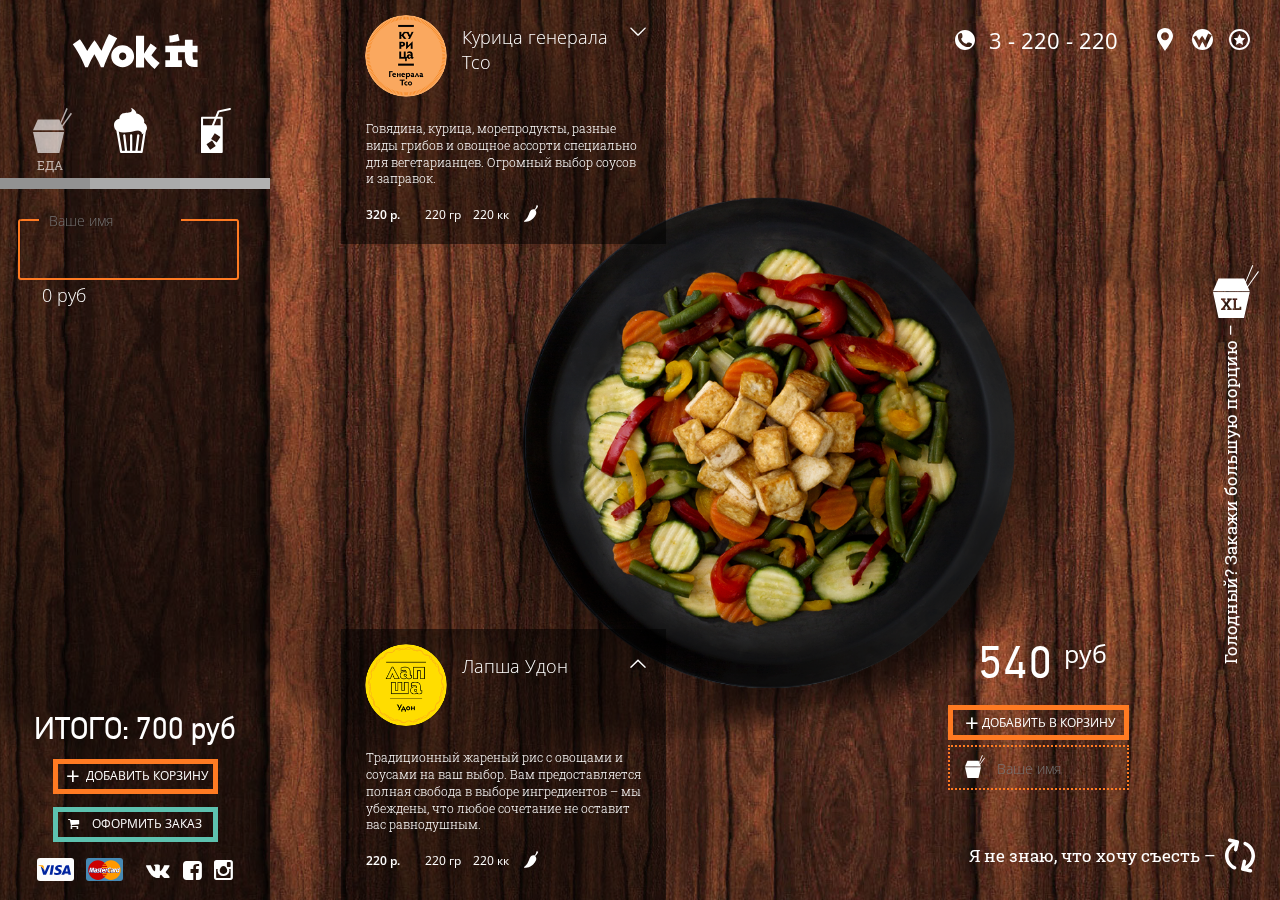
<file: index.html>
<!DOCTYPE html>
<!--[if lt IE 7]>      <html class="no-js lt-ie9 lt-ie8 lt-ie7"> <![endif]-->
<!--[if IE 7]>         <html class="no-js lt-ie9 lt-ie8"> <![endif]-->
<!--[if IE 8]>         <html class="no-js lt-ie9"> <![endif]-->
<!--[if gt IE 8]><!--> <html class="no-js"> <!--<![endif]-->
    <head>
        <meta charset="utf-8">
        <meta http-equiv="X-UA-Compatible" content="IE=edge">
        <title></title>
        <meta name="description" content="">
        <meta name="viewport" content="width=device-width, initial-scale=1, minimal-ui">

        <link href='http://fonts.googleapis.com/css?family=Open+Sans:100,400,600,700,300&subset=latin,cyrillic-ext,cyrillic' rel='stylesheet' type='text/css'>
        <link href='http://fonts.googleapis.com/css?family=Roboto+Slab:400,300,700&subset=latin,cyrillic,cyrillic-ext' rel='stylesheet' type='text/css'>

        <link rel="stylesheet" href="css/normalize.css">
        <link rel="stylesheet" href="css/font-awesome.min.css">
        <link rel="stylesheet" href="css/main.css">
        <script src="js/vendor/modernizr-2.6.2.min.js"></script>
    </head>
    <body>
        <!-- <div class="touchtest" style="background:#fff; width: 100px; height:100px; color: #000; font-size: 18px; position: fixed;
        z-index: 999;"><span class="b"></span><span class="n"></span></div> -->
        <!--[if lt IE 7]>
            <p class="browsehappy">You are using an <strong>outdated</strong> browser. Please <a href="http://browsehappy.com/">upgrade your browser</a> to improve your experience.</p>
        <![endif]-->

        <div class="wrapper main-wrapper">
            <aside>
                <h1>
                    <span class="logo">Wok it</span>
                </h1>
                <ul class="prod-type">
                    <li class="prod-item food active">
                        <a href="index.html"><span>Еда</span></a>
                    <li class="prod-item desert">
                        <a href="#"><span>Десерт</span></a>
                    <li class="prod-item drinks">
                        <a href="drink.html"><span>Напитки</span></a>
                </ul>
                <div class="prod-select">
                    <div class="prod-select-part part-3"></div><!--
                 --><div class="prod-select-part part-2"></div><!--
                 --><div class="prod-select-part part-1"></div>
                </div>
                <div class="mobile-switch">Выбор блюд</div>
                <div class="cart-win">
                    <div class="mobile-ordername">Ваш заказ: <span class="mob-price">0</span> руб</div>
                    <div class="ord-scroll"></div>
                    <div class="orders-win">
                        <dl class="orders-ul">
                            <dt class="orders-li" data-name="" data-id="1">
                                <div class="name">
                                    <input class="name-input" maxlength="15" type="text" placeholder="Ваше имя">
                                    <div class="ur-order">Ваш заказ</div>
                                </div>
                                
                                <div class="left-line"></div>
                                <div class="right-line"></div>
                                <dl class="order-prods">
                                </dl>
                            </dt>
                            <dd class="orders-price">
                                <span>0</span> руб
                            </dd>
                            <!--<dt class="orders-li" data-name="" data-id="2">
                                <div class="name">
                                    <div class="left-line"></div>
                                    <input class="name-input" type="text" placeholder="Ваше имя">
                                </div>
                                <div class="right-line"></div>
                                <dl class="order-prods">
                                </dl>
                            </dt>
                            <dd class="orders-price">
                                <span>0</span> руб
                            </dd>-->
                        </dl>
                    </div>
                </div>
                <div class="aside-bottom">
                    <div class="orders-total">
                        <span class="uppercase">Итого:</span> <strong class="final-price">700</strong> руб
                    </div>
                    <div class="aside-btns">
                        <button class="add-to-cart"><i class="_plus"></i> Добавить корзину</button>   
                        <button class="make-order pop-btn" data-id="order"><span class="fa fa-shopping-cart"></span> Оформить заказ</button>
                    </div>                    
                    <ul class="footer-links">
                        <li><a href="#" class="visa"></a>
                        <li><a href="#" class="mcard"></a>
                        <li><a href="#" class="fa fa-vk"></a>
                        <li><a href="#" class="fa fa-facebook-square"></a>
                        <li><a href="#" class="fa fa-instagram"></a>
                    </ul>
                </div>
            </aside>
            <main>
                <div class="select-block select-add">
                    <a href="#" class="select-arrow"></a>
                    <div class="prd-window">
                        <div class="prd-inside">
                            <div class="product-item" data-img="chiken" data-id="2">
                                <div class="select-img">
                                    <img src="img/products/pre-1.png">
                                </div>
                                <div class="select-title clearfix">
                                    <span class="item-name">Курица генерала Тсо</span>
                                    <div class="weight-info"><span class="price"><span class="price-num">320</span> р.</span><span>220 гр</span><i class="spice"></i></div>
                                </div>
                                <div class="hidden info-toselect">
                                    <div class="select-info">
                                        Говядина, курица, морепродукты, разные виды грибов и овощное ассорти специально для вегетарианцев. Огромный выбор соусов и заправок. 
                                    </div>
                                    <div class="weight-info">
                                        <span class="price">320 р.</span><span>220 гр</span><span>220 кк</span>
                                        <i class="spice"></i>
                                    </div>
                                </div>
                            </div>
                            <div class="product-item" data-img="sample" data-id="2">
                                <div class="select-img">
                                    <img src="img/products/pre-2.png">
                                </div>
                                <div class="select-title clearfix">
                                    <span class="item-name">Курица в апельсиновом соусе</span>
                                    <div class="weight-info"><span class="price"><span class="price-num">420</span> р.</span><span>220 гр</span><i class="spice"></i></div>
                                </div>
                                <div class="hidden info-toselect">
                                    <div class="select-info">
                                        Классическая японская пшеничная лапша с яйцом и зеленью – отличный вариант для легкого обеда, пользующееся огромной популярностью у азиатской молодежи. 
                                    </div>
                                    <div class="weight-info">
                                        <span class="price">420 р.</span><span>220 гр</span><span>220 кк</span>
                                        <i class="spice"></i>
                                    </div>
                                </div>
                            </div>
                            <div class="product-item" data-img="chiken" data-id="2">
                                <div class="select-img">
                                    <img src="img/products/pre-13.png">
                                </div>
                                <div class="select-title clearfix">
                                    <span class="item-name">Курица Кунг-Пао</span>
                                    <div class="weight-info"><span class="price"><span class="price-num">420</span> р.</span><span>220 гр</span><i class="spice"></i></div>
                                </div>
                                <div class="hidden info-toselect">
                                    <div class="select-info">
                                        Легендарный мисо-суп из водорослей с острым соусом и кунжутом насыщен витаминами и легок. Он идеально подойдет динамичным и легким на подъем людям.
                                    </div>
                                    <div class="weight-info">
                                        <span class="price">420 р.</span><span>220 гр</span><span>220 кк</span>
                                        <i class="spice"></i>
                                    </div>
                                </div>
                            </div>
                            <div class="product-item" data-img="sample" data-id="2">
                                <div class="select-img">
                                    <img src="img/products/pre-3.png">
                                </div>
                                <div class="select-title clearfix">
                                    <span class="item-name">Курица с ананасами и кешью</span>
                                    <div class="weight-info"><span class="price"><span class="price-num">220</span> р.</span><span>220 гр</span><i class="spice"></i></div>
                                </div>
                                <div class="hidden info-toselect">
                                    <div class="select-info">
                                        Говядина, курица, морепродукты, разные виды грибов и овощное ассорти специально для вегетарианцев. Огромный выбор соусов и заправок. 
                                    </div>
                                    <div class="weight-info">
                                        <span class="price">220 р.</span><span>220 гр</span><span>220 кк</span>
                                        <i class="spice"></i>
                                    </div>
                                </div>
                            </div>
                            <div class="product-item" data-img="chiken" data-id="2">
                                <div class="select-img">
                                    <img src="img/products/pre-4.png">
                                </div>
                                <div class="select-title clearfix">
                                    <span class="item-name">Тофу жаренный</span>
                                    <div class="weight-info"><span class="price"><span class="price-num">520</span> р.</span><span>220 гр</span><i class="spice"></i></div>
                                </div>
                                <div class="hidden info-toselect">
                                    <div class="select-info">
                                        Классическая японская пшеничная лапша с яйцом и зеленью – отличный вариант для легкого обеда, пользующееся огромной популярностью у азиатской молодежи. 
                                    </div>
                                    <div class="weight-info">
                                        <span class="price">520 р.</span><span>220 гр</span><span>220 кк</span>
                                        <i class="spice"></i>
                                    </div>
                                </div>
                            </div>
                            <div class="product-item" data-img="sample" data-id="3">
                                <div class="select-img">
                                    <img src="img/products/pre-5.png">
                                </div>
                                <div class="select-title clearfix">
                                    <span class="item-name">Говядина по-пекински</span>
                                    <div class="weight-info"><span class="price"><span class="price-num">620</span> р.</span><span>220 гр</span><i class="spice"></i></div>
                                </div>
                                <div class="hidden info-toselect">
                                    <div class="select-info">
                                        Легендарный мисо-суп из водорослей с острым соусом и кунжутом насыщен витаминами и легок. Он идеально подойдет динамичным и легким на подъем людям.
                                    </div>
                                    <div class="weight-info">
                                        <span class="price">620 р.</span><span>220 гр</span><span>220 кк</span>
                                        <i class="spice"></i>
                                    </div>
                                </div>
                            </div>
                            <div class="product-item" data-img="chiken" data-id="3">
                                <div class="select-img">
                                    <img src="img/products/pre-6.png">
                                </div>
                                <div class="select-title clearfix">
                                    <span class="item-name">Говядина с брокколи</span>
                                    <div class="weight-info"><span class="price"><span class="price-num">620</span> р.</span><span>220 гр</span><i class="spice"></i></div>
                                </div>
                                <div class="hidden info-toselect">
                                    <div class="select-info">
                                        Говядина, курица, морепродукты, разные виды грибов и овощное ассорти специально для вегетарианцев. Огромный выбор соусов и заправок. 
                                    </div>
                                    <div class="weight-info">
                                        <span class="price">620 р.</span><span>220 гр</span><span>220 кк</span>
                                        <i class="spice"></i>
                                    </div>
                                </div>
                            </div>
                            <div class="product-item" data-img="sample" data-id="3">
                                <div class="select-img">
                                    <img src="img/products/pre-7.png">
                                </div>
                                <div class="select-title clearfix">
                                    <span class="item-name">Креветки по-сычуански</span>
                                    <div class="weight-info"><span class="price"><span class="price-num">620</span> р.</span><span>220 гр</span><i class="spice"></i></div>
                                </div>
                                <div class="hidden info-toselect">
                                    <div class="select-info">
                                        Классическая японская пшеничная лапша с яйцом и зеленью – отличный вариант для легкого обеда, пользующееся огромной популярностью у азиатской молодежи. 
                                    </div>
                                    <div class="weight-info">
                                        <span class="price">620 р.</span><span>220 гр</span><span>220 кк</span>
                                        <i class="spice"></i>
                                    </div>
                                </div>
                            </div>
                        </div>
                    </div>
                    <div class="product-info"></div>
                </div>
                <div class="select-block select-main">
                    <a href="#" class="select-arrow arrow-top"></a>
                    <div class="prd-window">
                        <div class="prd-inside">
                            <div class="product-item" data-img="sample" data-price="30" data-id="1">
                                <div class="select-img">
                                    <img src="img/products/pre-8.png">
                                </div>
                                <div class="select-title clearfix">
                                    <span class="item-name">Белый рис</span>
                                    <div class="weight-info"><span class="price"><span class="price-num">220</span> р.</span><span>220 гр</span><i class="spice"></i></div>
                                </div>
                                <div class="hidden info-toselect">
                                    <div class="select-info">
                                        Традиционный жареный рис с овощами и соусами на ваш выбор. Вам предоставляется полная свобода в выборе ингредиентов – мы убеждены, что любое сочетание не оставит вас равнодушным.
                                    </div>
                                    <div class="weight-info">
                                        <span class="price">220 р.</span><span>220 гр</span><span>220 кк</span>
                                        <i class="spice"></i>
                                    </div>
                                </div>
                            </div>
                            <div class="product-item" data-img="rise" data-price="30" data-id="1">
                                <div class="select-img">
                                    <img src="img/products/pre-9.png">
                                </div>
                                <div class="select-title clearfix">
                                    <span class="item-name">Жарренный рис с овощами</span>
                                    <div class="weight-info"><span class="price"><span class="price-num">220</span> р.</span><span>220 гр</span><i class="spice"></i></div>
                                </div>
                                <div class="hidden info-toselect">
                                    <div class="select-info">
                                        Традиционный жареный рис с овощами и соусами на ваш выбор. Вам предоставляется полная свобода в выборе ингредиентов – мы убеждены, что любое сочетание не оставит вас равнодушным.
                                    </div>
                                    <div class="weight-info">
                                        <span class="price">220 р.</span><span>220 гр</span><span>220 кк</span>
                                        <i class="spice"></i>
                                    </div>
                                </div>
                            </div>
                            <div class="product-item" data-img="sample" data-price="30" data-id="1">
                                <div class="select-img">
                                    <img src="img/products/pre-10.png">
                                </div>
                                <div class="select-title clearfix">
                                    <span class="item-name">Овощи Wok</span>
                                    <div class="weight-info"><span class="price"><span class="price-num">220</span> р.</span><span>220 гр</span><i class="spice"></i></div>
                                </div>
                                <div class="hidden info-toselect">
                                    <div class="select-info">
                                         Традиционный жареный рис с овощами и соусами на ваш выбор. Вам предоставляется полная свобода в выборе ингредиентов – мы убеждены, что любое сочетание не оставит вас равнодушным.
                                    </div>
                                    <div class="weight-info">
                                        <span class="price">220 р.</span><span>220 гр</span><span>220 кк</span>
                                        <i class="spice"></i>
                                    </div>
                                </div>
                            </div>
                            <div class="product-item" data-img="rise" data-price="30" data-id="1">
                                <div class="select-img">
                                    <img src="img/products/pre-11.png">
                                </div>
                                <div class="select-title clearfix">
                                        <span class="item-name">Лапша Лоу Мэйн</span>
                                    <div class="weight-info"><span class="price"><span class="price-num">220</span> р.</span><span>220 гр</span><i class="spice"></i></div>
                                </div>
                                <div class="hidden info-toselect">
                                    <div class="select-info">
                                         Традиционный жареный рис с овощами и соусами на ваш выбор. Вам предоставляется полная свобода в выборе ингредиентов – мы убеждены, что любое сочетание не оставит вас равнодушным.
                                    </div>
                                    <div class="weight-info">
                                        <span class="price">220 р.</span><span>220 гр</span><span>220 кк</span>
                                        <i class="spice"></i>
                                    </div>
                                </div>
                            </div>
                            <div class="product-item" data-img="sample" data-price="30" data-id="1">
                                <div class="select-img">
                                    <img src="img/products/pre-12.png">
                                </div>
                                <div class="select-title clearfix">
                                        <span class="item-name">Лапша Удон</span>
                                    <div class="weight-info"><span class="price"><span class="price-num">220</span> р.</span><span>220 гр</span><i class="spice"></i></div>
                                </div>
                                <div class="hidden info-toselect">
                                    <div class="select-info">
                                         Традиционный жареный рис с овощами и соусами на ваш выбор. Вам предоставляется полная свобода в выборе ингредиентов – мы убеждены, что любое сочетание не оставит вас равнодушным.
                                    </div>
                                    <div class="weight-info">
                                        <span class="price">220 р.</span><span>220 гр</span><span>220 кк</span>
                                        <i class="spice"></i>
                                    </div>
                                </div>
                            </div>
                        </div>
                    </div>
                    <div class="product-info">
                    </div>
                </div>
                <div class="buy-block">
                    <div class="price"><span class="price-num"></span><span class="price-m">руб</span></div>
                    <button class="add-to-cart"><i class="_plus"></i>Добавить в корзину</button>
                    <div class="mobile-switch">Ваш заказ</div>
                    <div class="cart-names">
                        <a href="#" class="cart-name active" data-id="1"><input type="text" maxlength="15" placeholder="Ваше имя" class="cname-input"></a>
                    </div>
                </div>
                <div class="product">
                    <div class="product-in" ></div>
                </div>
                <div class="phone-block">
                    <a href="tel:+78633220220" class="phone">3 - 220 - 220</a>
                    <span class="phone-icons"><a href="map.html" class="ph-map"></a><a href="about.html" class="ph-wok"></a><a href="actions.html" class="ph-star"></a></span>
                </div>
                <div class="autoselect">Я не знаю, что хочу съесть – <a href="#" class="autos-icon"></a></div>
                <div class="double-port"><span>Голодный? Закажи большую порцию –</span> <a href="#" class="doublep-icon"></a></div>
                <!-- <div class="social">
                    <a href="#" class="fa fa-vk"></a>
                    <a href="#" class="fa fa-facebook-square"></a>
                    <a href="#" class="fa fa-instagram"></a>
                </div> -->
            </main>
            <section class="overlay p_order" data-id="order">                <div class="black-screen"></div>
                <div class="ord-block">
                    <div class="ord-title">
                        <a href="#" data-block="ord-cont" class="ord-tit-block active">Контакты</a>
                        <a href="#" data-block="ord-pay" class="ord-tit-block">Оплата</a>
                        <a href="#" class="ord-cross pop-close" data-id="order"><i class="cross"></i></a>
                    </div>
                    <form method="POST" class="validate">
                        <div class="ord-body ord-cont active">
                            <div class="inp-row">
                                <div class="inp-div l inp-req">
                                    <div class="inp-place">Телефон (+7 909 1234567) *</div><input type="text" class="order-inp" name="phone">
                                </div>
                            </div>
                            <div class="inp-row">
                                <div class="inp-div m code-elem inp-req">
                                    <div class="inp-place">Код *</div><input type="text" class="order-inp">
                                </div>
                                <a href="#" class="sms-pass">Получить одноразовый sms-пароль</a>
                            </div>
                            <div class="inp-row">
                                <div class="inp-div l inp-req">
                                    <div class="inp-place">Имя *</div><input type="text" class="order-inp" name="name">
                                </div>
                            </div>
                            <div class="inp-row">
                                <div class="inp-div l inp-req">
                                    <div class="inp-place">Улица *</div><input type="text" class="order-inp">
                                </div>
                                <div class="inp-div m inp-req">
                                    <div class="inp-place">Дом *</div><input type="text" class="order-inp">
                                </div>
                            </div>
                            <div class="inp-row">
                                <div class="inp-div m">
                                    <div class="inp-place">Корпус</div><input type="text" class="order-inp">
                                </div>
                                <div class="inp-div m">
                                    <div class="inp-place">Подьезд</div><input type="text" class="order-inp">
                                </div>
                                <div class="inp-div m">
                                    <div class="inp-place">Этаж</div><input type="text" class="order-inp">
                                </div>
                            </div>
                            <div class="inp-row">
                                <div class="inp-div l inp-req">
                                    <div class="inp-place">Квартира/офис *</div><input type="text" class="order-inp">
                                </div>
                                <div class="inp-div m">
                                    <div class="inp-place">Код двери</div><input type="text" class="order-inp">
                                </div>
                            </div>
                            <div class="inp-row textarea">
                                <div class="inp-div">
                                    <div class="inp-place">Комментарий</div><textarea class="order-inp"></textarea>
                                </div>
                            </div>
                            <div class="agree">
                                <label for="policy"><i class="checkbox js-check"><i class="checkbox-line"></i></i>Согласен с условиями <a href="#" class="offer-link">оферты</a> *</label>
                                <input class="js-check" type="checkbox" id="policy" name="policy">
                                <span class="required">* — поля обязательные для заполнения</span>
                            </div>
                            <button class="ord-next" data-block="ord-pay">Продолжить</a>
                        
                        </div>
                        <div class="ord-body ord-pay">
                            <div class="pay-row clearfix">
                                <label for="cash">
                                    <div class="pay-i">
                                        <i class="pay-cash"></i>
                                    </div>
                                    <div class="fl-l">
                                        <i class="radio js-radio checked"></i>
                                        <input class="js-radio" type="radio" id="cash" name="pay-type" checked="checked">
                                    </div>
                                    <div class="pay-text">
                                        <span class="pay-title">Оплата наличными курьеру</span>
                                        <span class="pay-info">Приготовьте мне сдачу с </span>
                                        <span class="pay-cash-am"><input type="text">руб.</span>
                                    </div>
                                </label>
                            </div>
                            <div class="pay-row clearfix">
                                <label for="card">
                                    <div class="pay-i">
                                        <i class="pay-card"></i>
                                    </div>
                                    <div class="fl-l">
                                        <i class="radio js-radio"></i>
                                        <input class="js-radio" type="radio" id="card" name="pay-type">
                                    </div>
                                    <div class="pay-text">
                                        <span class="pay-title">Оплата банковскими картами</span>
                                        <span class="pay-info">Мы принимаем Visa и MasterCard</span>
                                    </div>
                                </label>
                            </div>
                            <button class="ord-next" data-step="3">Оформить заказ</a>
                        </div>
                    </form>
                </div>
            </section>
            <section class="overlay p_ordered" data-id="ordered">
                <div class="black-screen"></div>
                <div class="ordered">
                    <i class="orded-bike"></i>
                    <div class="orded-title">Заказ успешно оформлен</div>
                    <div class="orded-text">Доставим ваш заказ в течении 1 часа</div>
                    <div class="orded-time">59:06</div>
                    <a href="#" class="orded-close pop-close" data-id="ordered">закрыть окно</a>
                </div>
            </section>
            <section class="overlay p_order-error" data-id="order-error">
                <div class="black-screen"></div>
                <div class="ordered">
                    <i class="orded-error"></i>
                    <div class="orded-title">Произошла ошибка</div>
                    <div class="orded-text">Оплата не проведена. Попробуйте повторить попытку позже.</div>
                    <div class="orded-text">Если проблема возникнет снова — свяжитесь пожалуйста с нами  по телефону 248-51-85</div>
                    <a href="#" class="orded-close pop-close" data-id="order-error">закрыть окно</a>
                </div>
            </section>
            <section class="overlay p_order-closed" data-id="order-closed">
                <div class="black-screen"></div>
                <div class="ordered">
                    <i class="orded-closed"></i>
                    <div class="orded-title">Ограниченный режим работы</div>
                    <div class="orded-text">Режим работы на майские праздники: 8-11 мая — выходные дни. С 12 мая доставка работает в обычном режиме.</div>
                    <a href="#" class="orded-close pop-close" data-id="order-closed">закрыть окно</a>
                </div>
            </section>            
            <section class="overlay p_tips" data-id="tips">
                <div class="black-screen"></div>
                <div class="main-image">
                    <img src="img/main/help/bg.jpg" alt="">
                    <div class="tip tip-1">
                        <div class="tip-cont">
                            Основные блюда, напитки,<br>
                            десерты
                        </div>
                    </div>
                    <div class="tip tip-6">
                        <div class="tip-cont">
                            Отдельные корзины<br>
                            для каждого клиента
                        </div>
                    </div>
                    <div class="tip tip-3">
                        <div class="tip-cont">
                            Выберите основное блюдо
                        </div>
                    </div>
                    <div class="tip tip-2">
                        <div class="tip-cont">
                            Выберите гарнир
                        </div>
                    </div>
                    <div class="tip tip-5">
                        <div class="tip-cont">
                            Добавьте блюдо в<br>
                            корзину
                        </div>
                    </div>
                    <div class="tip tip-8">
                        <div class="tip-cont">
                            Зона доставки
                        </div>
                    </div>
                    <div class="tip tip-4">
                        <div class="tip-cont">
                            Увеличьте порцию
                        </div>
                    </div>
                <!--
                    <div class="tip tip-8">
                        <div class="tip-cont">
                            Выбери за меня
                        </div>
                    </div>
                 -->
                    <div class="tip tip-7">
                        <div class="tip-cont">
                            Нажмите два раза<br>
                            для добавления в<br>
                            корзину
                        </div>
                    </div>
                    <div class="tip tip-9">
                        <div class="tip-cont">
                            Оформите заказ
                        </div>
                    </div>
                </div>
            </section>
        </div>

        <script src="//ajax.googleapis.com/ajax/libs/jquery/1.10.2/jquery.min.js"></script>
        <script>window.jQuery || document.write('<script src="js/vendor/jquery-1.10.2.min.js"><\/script>')</script>
        <script src="js/vendor/jquery.mask.min.js"></script>
        <script src="js/main.js"></script>
        <script>
            SelBox.init(true);
        </script>

    </body>
</html>
</file>
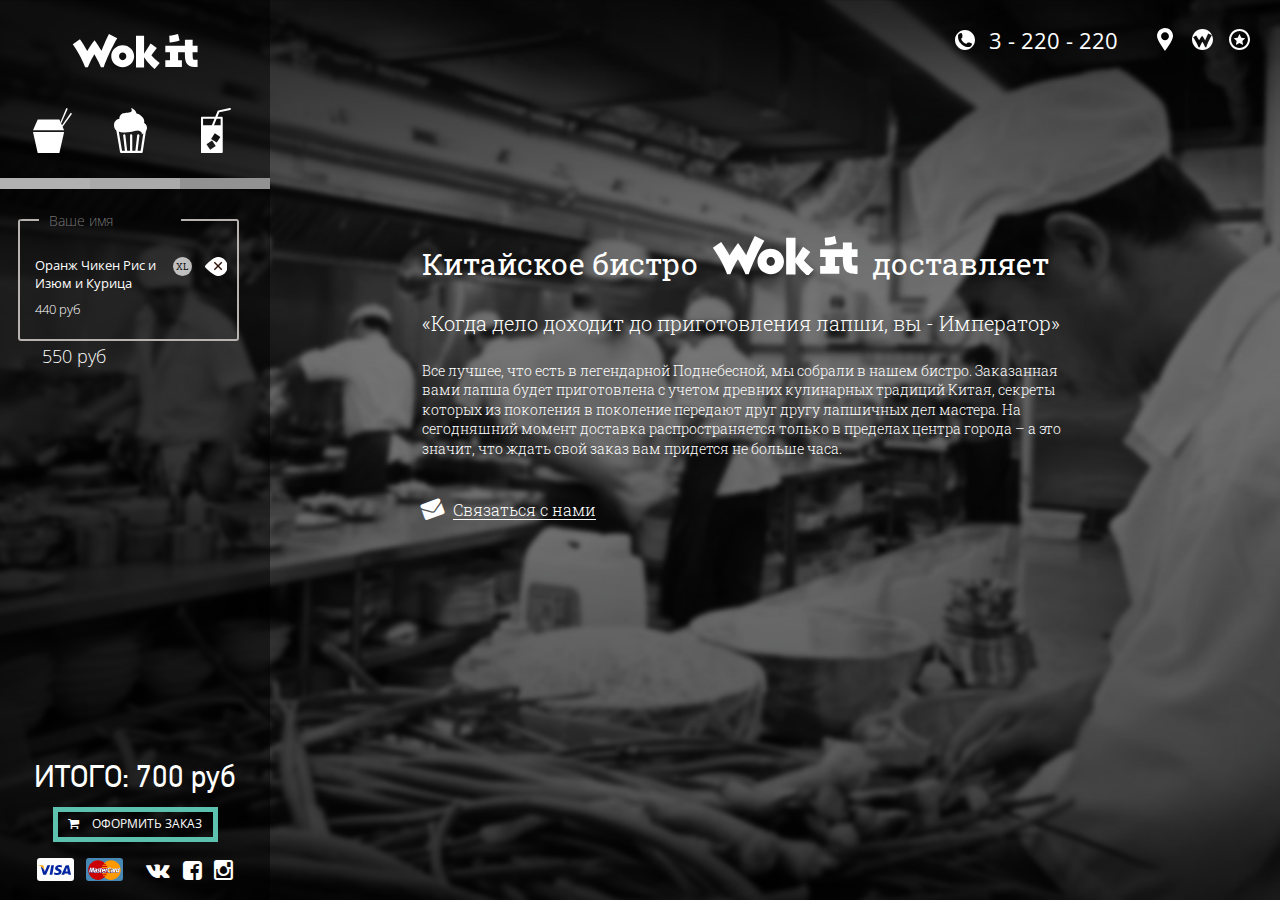
<file: about.html>
<!DOCTYPE html>
<!--[if lt IE 7]>      <html class="no-js lt-ie9 lt-ie8 lt-ie7"> <![endif]-->
<!--[if IE 7]>         <html class="no-js lt-ie9 lt-ie8"> <![endif]-->
<!--[if IE 8]>         <html class="no-js lt-ie9"> <![endif]-->
<!--[if gt IE 8]><!--> <html class="no-js"> <!--<![endif]-->
    <head>
        <meta charset="utf-8">
        <meta http-equiv="X-UA-Compatible" content="IE=edge">
        <title></title>
        <meta name="description" content="">
        <meta name="viewport" content="width=device-width, initial-scale=1, minimal-ui">

        <link href='http://fonts.googleapis.com/css?family=Open+Sans:400,600,700,300&subset=latin,cyrillic-ext,cyrillic' rel='stylesheet' type='text/css'>
        <link href='http://fonts.googleapis.com/css?family=Roboto+Slab:400,300,700&subset=latin,cyrillic,cyrillic-ext' rel='stylesheet' type='text/css'>

        <link rel="stylesheet" href="css/normalize.css">
        <link rel="stylesheet" href="css/font-awesome.min.css">
        <link rel="stylesheet" href="css/main.css">
        <script src="js/vendor/modernizr-2.6.2.min.js"></script>
    </head>
    <body>
        <!--[if lt IE 7]>
            <p class="browsehappy">You are using an <strong>outdated</strong> browser. Please <a href="http://browsehappy.com/">upgrade your browser</a> to improve your experience.</p>
        <![endif]-->

        <div class="wrapper review-wrapper">                
            <aside>
                <h1>
                    <a href="index.html" class="logo">Wok it</a>
                </h1>
                <ul class="prod-type">
                    <li class="prod-item food">
                        <a href="index.html"><span>Еда</span></a>
                    <li class="prod-item desert">
                        <a href="#"><span>Десерт</span></a>
                    <li class="prod-item drinks">
                        <a href="drink.html"><span>Напитки</span></a>
                </ul>
                <div class="prod-select">
                    <div class="prod-select-part part-1"></div><!--
                 --><div class="prod-select-part part-2"></div><!--
                 --><div class="prod-select-part part-3"></div>
                </div>
                <div class="cart-win">
                    <div class="mobile-ordername">Ваш заказ: <span>2000 руб</span></div>
                    <div class="ord-scroll"></div>
                    <div class="orders-win">
                        <dl class="orders-ul">
                            <dt class="orders-li" data-name="" data-id="1">
                                <div class="name">
                                    <input class="name-input" maxlength="15" type="text" placeholder="Ваше имя">
                                    <div class="ur-order">Ваш заказ</div>
                                </div>
                                
                                    <div class="left-line"></div>
                                <div class="right-line"></div>
                                <dl class="order-prods">
                                    <dt class="one-item" data-id="3">Оранж Чикен Рис и Изюм и Курица<i class="xl-port"></i><div class="prods-cross"></div></dt>
                                        <dd>440 руб</dd>
                                </dl>
                            </dt>
                            <dd class="orders-price">
                                <span>550</span> руб
                            </dd>
                            <!--<dt class="orders-li" data-name="" data-id="2">
                                <div class="name">
                                    <div class="left-line"></div>
                                    <input class="name-input" type="text" placeholder="Ваше имя">
                                </div>
                                <div class="right-line"></div>
                                <dl class="order-prods">
                                </dl>
                            </dt>
                            <dd class="orders-price">
                                <span>0</span> руб
                            </dd>-->
                        </dl>
                    </div>
                </div>
                <div class="aside-bottom">
                    <div class="orders-total">
                        <span class="uppercase">Итого:</span> <strong class="final-price">700</strong> руб
                    </div>
                    <div class="aside-btns">  
                        <button class="make-order pop-btn" data-id="order"><span class="fa fa-shopping-cart"></span> Оформить заказ</button>
                        <div class="mobile-switch"><span class="fa fa-angle-double-up"></span></div>
                    </div>                    
                    <ul class="footer-links">
                        <li><a href="#" class="visa"></a>
                        <li><a href="#" class="mcard"></a>
                        <li><a href="#" class="fa fa-vk"></a>
                        <li><a href="#" class="fa fa-facebook-square"></a>
                        <li><a href="#" class="fa fa-instagram"></a>
                    </ul>
                </div>
            </aside>
            <main>
                <div class="review-cont">
                    <h2>Китайское бистро <div class="logo"></div> доставляет</h2>
                    <blockquote>«Когда дело доходит до приготовления лапши, вы - Император»</blockquote>
                    <div class="review-desc">
                        Все лучшее, что есть в легендарной Поднебесной, мы собрали в нашем бистро.
                        Заказанная вами лапша будет приготовлена с учетом древних кулинарных традиций Китая, секреты которых из поколения в поколение передают друг другу лапшичных дел мастера.
                        На сегодняшний момент доставка распространяется только в пределах центра
                        города – а это значит, что ждать свой заказ вам придется не больше часа.
                    </div>
                    <a class="write-us" href="mailto:#"><span class="fa fa-envelope"></span> <span class="text">Связаться с нами</span></a>
                </div>
                <div class="phone-block">
                    <a href="tel:+78633220220" class="phone">3 - 220 - 220</a>
                    <span class="phone-icons"><a href="map.html" class="ph-map"></a><a href="about.html" class="ph-wok"></a><a href="actions.html" class="ph-star"></a></span>
                </div>
            </main>
        </div>

        <script src="//ajax.googleapis.com/ajax/libs/jquery/1.10.2/jquery.min.js"></script>
        <script>window.jQuery || document.write('<script src="js/vendor/jquery-1.10.2.min.js"><\/script>')</script>
        <script src="js/main.js"></script>

    </body>
</html>
</file>
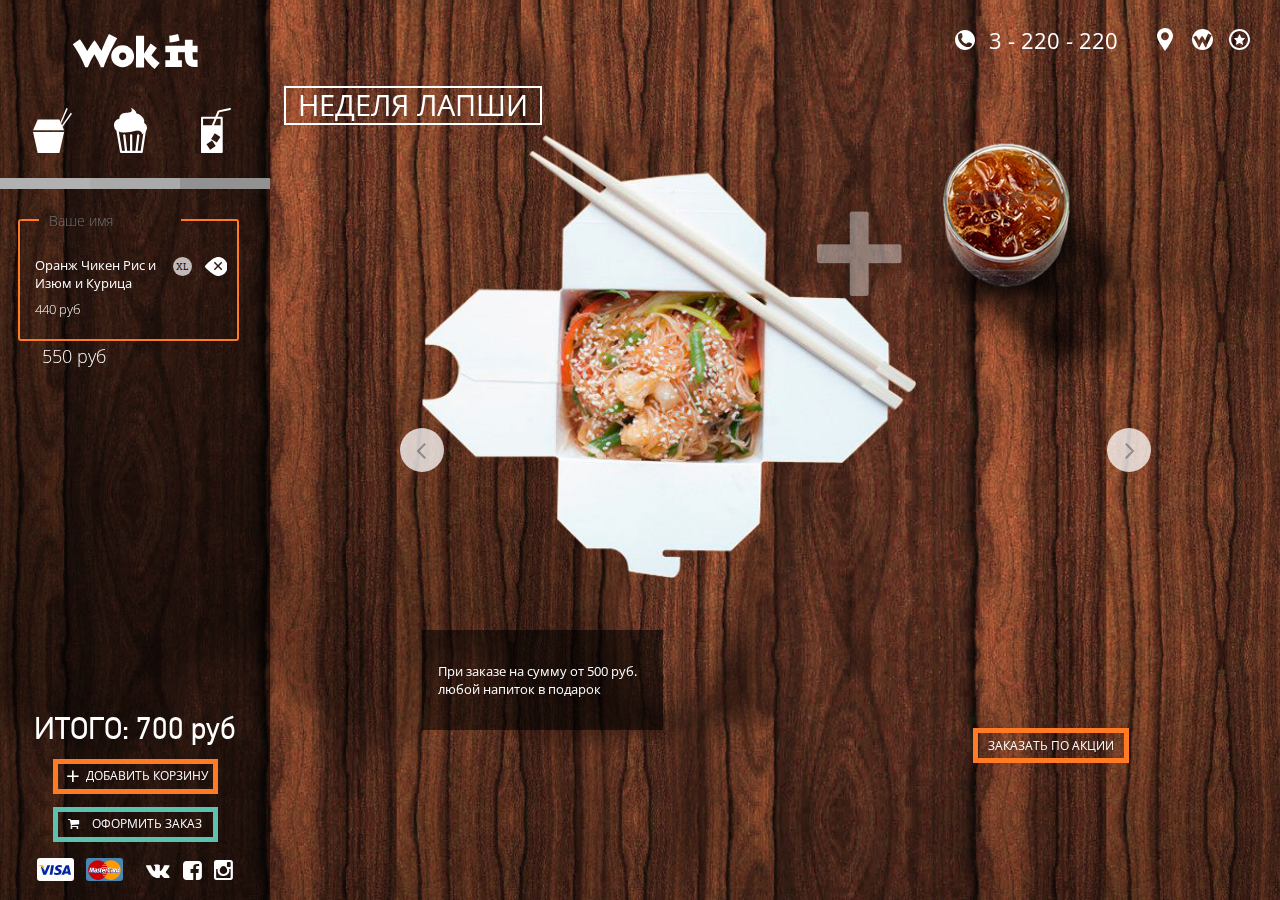
<file: actions.html>
<!DOCTYPE html>
<!--[if lt IE 7]>      <html class="no-js lt-ie9 lt-ie8 lt-ie7"> <![endif]-->
<!--[if IE 7]>         <html class="no-js lt-ie9 lt-ie8"> <![endif]-->
<!--[if IE 8]>         <html class="no-js lt-ie9"> <![endif]-->
<!--[if gt IE 8]><!--> <html class="no-js"> <!--<![endif]-->
    <head>
        <meta charset="utf-8">
        <meta http-equiv="X-UA-Compatible" content="IE=edge">
        <title></title>
        <meta name="description" content="">
        <meta name="viewport" content="width=device-width, initial-scale=1, minimal-ui">

        <link href='http://fonts.googleapis.com/css?family=Open+Sans:400,600,700,300&subset=latin,cyrillic-ext,cyrillic' rel='stylesheet' type='text/css'>
        <link href='http://fonts.googleapis.com/css?family=Roboto+Slab:400,300,700&subset=latin,cyrillic,cyrillic-ext' rel='stylesheet' type='text/css'>

        <link rel="stylesheet" href="css/normalize.css">
        <link rel="stylesheet" href="css/font-awesome.min.css">
        <link rel="stylesheet" href="css/main.css">
        <script src="js/vendor/modernizr-2.6.2.min.js"></script>
    </head>
    <body>
        <!--[if lt IE 7]>
            <p class="browsehappy">You are using an <strong>outdated</strong> browser. Please <a href="http://browsehappy.com/">upgrade your browser</a> to improve your experience.</p>
        <![endif]-->

        <div class="wrapper main-wrapper actions-wrapper">
            <aside>
                <h1>
                    <a href="index.html" class="logo">Wok it</a>
                </h1>
                <ul class="prod-type">
                    <li class="prod-item food">
                        <a href="index.html"><span>Еда</span></a>
                    <li class="prod-item desert">
                        <a href="#"><span>Десерт</span></a>
                    <li class="prod-item drinks">
                        <a href="drink.html"><span>Напитки</span></a>
                </ul>
                <div class="prod-select">
                    <div class="prod-select-part part-1"></div><!--
                 --><div class="prod-select-part part-2"></div><!--
                 --><div class="prod-select-part part-3"></div>
                </div>
                <div class="cart-win">
                    <div class="mobile-ordername">Ваш заказ: <span>2000 руб</span></div>
                    <div class="ord-scroll"></div>
                    <div class="orders-win">
                        <dl class="orders-ul">
                            <dt class="orders-li" data-name="" data-id="1">
                                <div class="name">
                                    <input class="name-input" maxlength="15" type="text" placeholder="Ваше имя">
                                    <div class="ur-order">Ваш заказ</div>
                                </div>
                                
                                    <div class="left-line"></div>
                                <div class="right-line"></div>
                                <dl class="order-prods">
                                    <dt class="one-item" data-id="3">Оранж Чикен Рис и Изюм и Курица<i class="xl-port"></i><div class="prods-cross"></div></dt>
                                        <dd>440 руб</dd>
                                </dl>
                            </dt>
                            <dd class="orders-price">
                                <span>550</span> руб
                            </dd>
                            <!--<dt class="orders-li" data-name="" data-id="2">
                                <div class="name">
                                    <div class="left-line"></div>
                                    <input class="name-input" type="text" placeholder="Ваше имя">
                                </div>
                                <div class="right-line"></div>
                                <dl class="order-prods">
                                </dl>
                            </dt>
                            <dd class="orders-price">
                                <span>0</span> руб
                            </dd>-->
                        </dl>
                    </div>
                </div>
                <div class="aside-bottom">
                    <div class="orders-total">
                        <span class="uppercase">Итого:</span> <strong class="final-price">700</strong> руб
                    </div>
                    <div class="aside-btns">
                        <button class="add-to-cart"><i class="_plus"></i> Добавить корзину</button>   
                        <button class="make-order pop-btn" data-id="order"><span class="fa fa-shopping-cart"></span> Оформить заказ</button>
                        <div class="mobile-switch"><span class="fa fa-angle-double-up"></span></div>
                    </div>                    
                    <ul class="footer-links">
                        <li><a href="#" class="visa"></a>
                        <li><a href="#" class="mcard"></a>
                        <li><a href="#" class="fa fa-vk"></a>
                        <li><a href="#" class="fa fa-facebook-square"></a>
                        <li><a href="#" class="fa fa-instagram"></a>
                    </ul>
                </div>
            </aside>
            <main>
                <header>
                    <div class="season">
                        Неделя лапши
                    </div>
                    <div class="season">
                        Неделя dobra
                    </div>
                </header>
                <div class="phone-block">
                    <a href="tel:+78633220220" class="phone">3 - 220 - 220</a>
                    <span class="phone-icons"><a href="map.html" class="ph-map"></a><a href="map.html" class="ph-wok"></a><a href="about.html" class="ph-star"></a></span>
                </div>
                <div class="actions-desc">
                    <div class="terms">
                        При заказе  на  сумму от 500 руб.
                        любой напиток в подарок
                    </div>
                    <div class="terms">
                        Купи купи
                    </div>
                    <a href="" class="act-btn btn">Заказать по акции</a>
                </div>  
                <div class="carousel">
                    <ul class="list-unstyled">
                        <li class="ac-slide">
                            <div class="act-text">При заказе  на  сумму от 500 руб.
                        любой напиток в подарок</div>
                            <div class="primary-food">
                                <img src="img/actions/01.png" alt="">
                            </div>
                            <div class="secondary-food">
                                <img src="img/actions/bonus/01.png" alt="">
                            </div>
                        </li>
                        <li class="ac-slide">
                            <div class="act-text">Купи купи</div>
                            <div class="primary-food">
                                <img src="img/actions/bonus/01.png" alt="">
                            </div>
                            <div class="secondary-food">
                                <img src="img/actions/01.png" alt="">
                            </div>
                        </li>
                    </ul>                    
                    <a href="#" class="control-prev"><i class="fa fa-angle-left"></i></a>
                    <a href="#" class="control-next"><i class="fa fa-angle-right"></i></a>
                </div>              
            </main>
            <section class="overlay p_order" data-id="order">                <div class="black-screen"></div>
                <div class="ord-block">
                    <div class="ord-title">
                        <a href="#" data-block="ord-cont" class="ord-tit-block active">Контактная информация</a>
                        <a href="#" data-block="ord-pay" class="ord-tit-block">Оплата</a>
                        <a href="#" class="ord-cross pop-close" data-id="order"><i class="cross"></i></a>
                    </div>
                    <form method="POST" class="validate">
                        <div class="ord-body ord-cont active">
                            <div class="inp-row">
                                <div class="inp-div l inp-req">
                                    <div class="inp-place">Телефон *</div><input type="text" class="order-inp">
                                </div>
                            </div>
                            <div class="inp-row">
                                <div class="inp-div m inp-req">
                                    <div class="inp-place">Код *</div><input type="text" class="order-inp">
                                </div>
                                <a href="#" class="sms-pass">Получить одноразовый sms-пароль</a>
                            </div>
                            <div class="inp-row">
                                <div class="inp-div l inp-req">
                                    <div class="inp-place">Имя *</div><input type="text" class="order-inp">
                                </div>
                            </div>
                            <div class="inp-row">
                                <div class="inp-div l inp-req">
                                    <div class="inp-place">Улица *</div><input type="text" class="order-inp">
                                </div>
                                <div class="inp-div m inp-req">
                                    <div class="inp-place">Дом *</div><input type="text" class="order-inp">
                                </div>
                            </div>
                            <div class="inp-row">
                                <div class="inp-div m">
                                    <div class="inp-place">Корпус</div><input type="text" class="order-inp">
                                </div>
                                <div class="inp-div m">
                                    <div class="inp-place">Подьезд</div><input type="text" class="order-inp">
                                </div>
                                <div class="inp-div m">
                                    <div class="inp-place">Этаж</div><input type="text" class="order-inp">
                                </div>
                            </div>
                            <div class="inp-row">
                                <div class="inp-div l inp-req">
                                    <div class="inp-place">Квартира/офис *</div><input type="text" class="order-inp">
                                </div>
                                <div class="inp-div m">
                                    <div class="inp-place">Код двери</div><input type="text" class="order-inp">
                                </div>
                            </div>
                            <div class="inp-row textarea">
                                <div class="inp-div">
                                    <div class="inp-place">Комментарий</div><textarea class="order-inp"></textarea>
                                </div>
                            </div>
                            <div class="agree">
                                <label for="policy"><i class="checkbox js-check checked"></i>Согласен с условиями <a href="#" class="offer-link">оферты</a> *</label>
                                <input class="js-check" type="checkbox" id="policy" name="policy" checked="checked">
                                <span class="required">* — поля обязательные для заполнения</span>
                            </div>
                            <button class="ord-next" data-block="ord-pay">Продолжить</a>
                        
                        </div>
                        <div class="ord-body ord-pay">
                            <div class="pay-row clearfix">
                                <label for="cash">
                                    <div class="pay-i">
                                        <i class="pay-cash"></i>
                                    </div>
                                    <div class="fl-l">
                                        <i class="radio js-radio checked"></i>
                                        <input class="js-radio" type="radio" id="cash" name="pay-type" checked="checked">
                                    </div>
                                    <div class="pay-text">
                                        <span class="pay-title">Оплата наличными курьеру</span>
                                        <span class="pay-cash-am"><input type="text">руб.</span>
                                        <span class="pay-info">Укажите купюру для размена</span>
                                    </div>
                                </label>
                            </div>
                            <div class="pay-row clearfix">
                                <label for="card">
                                    <div class="pay-i">
                                        <i class="pay-card"></i>
                                    </div>
                                    <div class="fl-l">
                                        <i class="radio js-radio"></i>
                                        <input class="js-radio" type="radio" id="card" name="pay-type">
                                    </div>
                                    <div class="pay-text">
                                        <span class="pay-title">Оплата банковскими картами</span>
                                        <span class="pay-info">Мы принимаем Visa и MasterCard</span>
                                    </div>
                                </label>
                            </div>
                            <button class="ord-next" data-step="3">Оформить заказ</a>
                        </div>
                    </form>
                </div>
            </section>
            <section class="overlay p_ordered" data-id="ordered">
                <div class="black-screen"></div>
                <div class="ordered">
                    <i class="orded-bike"></i>
                    <div class="orded-title">Заказ успешно оформлен</div>
                    <div class="orded-text">Доставим ваш заказ в течении 1 часа</div>
                    <div class="orded-time">59:06</div>
                    <a href="#" class="orded-close pop-close" data-id="ordered">закрыть окно</a>
                </div>
            </section>
            <section class="overlay p_order-error" data-id="order-error">
                <div class="black-screen"></div>
                <div class="ordered">
                    <i class="orded-error"></i>
                    <div class="orded-title">Произошла ошибка</div>
                    <div class="orded-text">Оплата не проведена. Попробуйте повторить попытку позже.</div>
                    <div class="orded-text">Если проблема возникнет снова — свяжитесь пожалуйста с нами  по телефону 248-51-85</div>
                    <a href="#" class="orded-close pop-close" data-id="order-error">закрыть окно</a>
                </div>
            </section>
            <section class="overlay p_order-closed" data-id="order-closed">
                <div class="black-screen"></div>
                <div class="ordered">
                    <i class="orded-closed"></i>
                    <div class="orded-title">Ограниченный режим работы</div>
                    <div class="orded-text">Режим работы на майские праздники: 8-11 мая — выходные дни. С 12 мая доставка работает в обычном режиме.</div>
                    <a href="#" class="orded-close pop-close" data-id="order-closed">закрыть окно</a>
                </div>
            </section>
        </div>

        <script src="//ajax.googleapis.com/ajax/libs/jquery/1.10.2/jquery.min.js"></script>
        <script>window.jQuery || document.write('<script src="js/vendor/jquery-1.10.2.min.js"><\/script>')</script>
        <script src="js/main.js"></script>
        <script src="js/actions.js"></script>
        <script>
            SelBox.init(true);
        </script>

    </body>
</html>
</file>
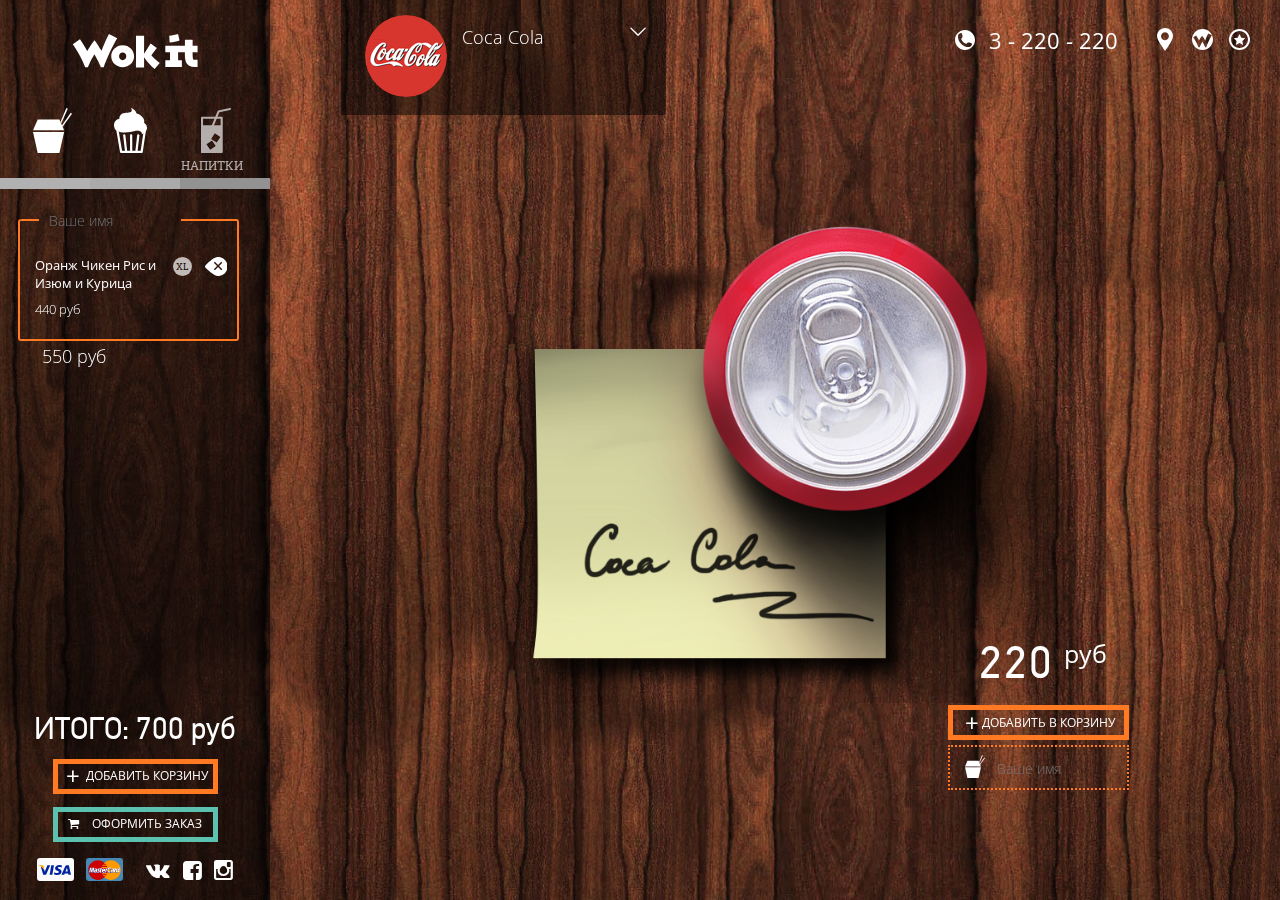
<file: drink.html>
<!DOCTYPE html>
<!--[if lt IE 7]>      <html class="no-js lt-ie9 lt-ie8 lt-ie7"> <![endif]-->
<!--[if IE 7]>         <html class="no-js lt-ie9 lt-ie8"> <![endif]-->
<!--[if IE 8]>         <html class="no-js lt-ie9"> <![endif]-->
<!--[if gt IE 8]><!--> <html class="no-js"> <!--<![endif]-->
    <head>
        <meta charset="utf-8">
        <meta http-equiv="X-UA-Compatible" content="IE=edge">
        <title></title>
        <meta name="description" content="">
        <meta name="viewport" content="width=device-width, initial-scale=1, minimal-ui">

        <link href='http://fonts.googleapis.com/css?family=Open+Sans:400,600,700,300&subset=latin,cyrillic-ext,cyrillic' rel='stylesheet' type='text/css'>
        <link href='http://fonts.googleapis.com/css?family=Roboto+Slab:400,300,700&subset=latin,cyrillic,cyrillic-ext' rel='stylesheet' type='text/css'>

        <link rel="stylesheet" href="css/normalize.css">
        <link rel="stylesheet" href="css/font-awesome.min.css">
        <link rel="stylesheet" href="css/main.css">
        <script src="js/vendor/modernizr-2.6.2.min.js"></script>
    </head>
    <body>
        <!--[if lt IE 7]>
            <p class="browsehappy">You are using an <strong>outdated</strong> browser. Please <a href="http://browsehappy.com/">upgrade your browser</a> to improve your experience.</p>
        <![endif]-->

        <div class="wrapper main-wrapper">
            <aside>
                <h1>
                    <a href="index.html" class="logo">Wok it</a>
                </h1>
                <ul class="prod-type">
                    <li class="prod-item food">
                        <a href="index.html"><span>Еда</span></a>
                    <li class="prod-item desert">
                        <a href="#"><span>Десерт</span></a>
                    <li class="prod-item drinks active">
                        <a href="drink.html"><span>Напитки</span></a>
                </ul>
                <div class="prod-select">
                    <div class="prod-select-part part-1"></div><!--
                 --><div class="prod-select-part part-2"></div><!--
                 --><div class="prod-select-part part-3"></div>
                </div>
                <div class="mobile-switch">Выбор блюд</div>
                <div class="cart-win">
                    <div class="mobile-ordername">Ваш заказ: <span class="mob-price">0</span> руб</div>
                    <div class="ord-scroll"></div>
                    <div class="orders-win">
                        <dl class="orders-ul">
                            <dt class="orders-li" data-name="" data-id="1">
                                <div class="name">
                                    <input class="name-input" maxlength="15" type="text" placeholder="Ваше имя">
                                    <div class="ur-order">Ваш заказ</div>
                                </div>
                                
                                    <div class="left-line"></div>
                                <div class="right-line"></div>
                                <dl class="order-prods">
                                    <dt class="one-item" data-id="3">Оранж Чикен Рис и Изюм и Курица<i class="xl-port"></i><div class="prods-cross"></div></dt>
                                        <dd>440 руб</dd>
                                </dl>
                            </dt>
                            <dd class="orders-price">
                                <span>550</span> руб
                            </dd>
                            <!--<dt class="orders-li" data-name="" data-id="2">
                                <div class="name">
                                    <div class="left-line"></div>
                                    <input class="name-input" type="text" placeholder="Ваше имя">
                                </div>
                                <div class="right-line"></div>
                                <dl class="order-prods">
                                </dl>
                            </dt>
                            <dd class="orders-price">
                                <span>0</span> руб
                            </dd>-->
                        </dl>
                    </div>
                </div>
                <div class="aside-bottom">
                    <div class="orders-total">
                        <span class="uppercase">Итого:</span> <strong class="final-price">700</strong> руб
                    </div>
                    <div class="aside-btns">
                        <button class="add-to-cart"><i class="_plus"></i> Добавить корзину</button>   
                        <button class="make-order pop-btn" data-id="order"><span class="fa fa-shopping-cart"></span> Оформить заказ</button>
                    </div>                    
                    <ul class="footer-links">
                        <li><a href="#" class="visa"></a>
                        <li><a href="#" class="mcard"></a>
                        <li><a href="#" class="fa fa-vk"></a>
                        <li><a href="#" class="fa fa-facebook-square"></a>
                        <li><a href="#" class="fa fa-instagram"></a>
                    </ul>
                </div>
            </aside>
            <main>
                <div class="select-block select-add select-drink">
                    <a href="#" class="select-arrow arrow-down"></a>
                    <div class="prd-window">
                        <div class="prd-inside">
                            <div class="product-item" data-img="cocacola_big" data-id="1">
                                <div class="select-img">
                                    <img src="img/products/cocacola.png">
                                </div>
                                <div class="select-title clearfix">
                                    <span class="item-name">Coca Cola</span>
                                    <div class="weight-info"><span class="price"><span class="price-num">220</span> р.</span><span>220 гр</span><i class="spice"></i></div>
                                </div>
                            </div>
                            <div class="product-item" data-img="cocacola_big" data-id="2">
                                <div class="select-img">
                                    <img src="img/products/cocacola.png">
                                </div>
                                <div class="select-title clearfix">
                                    <span class="item-name">Sprite</span>
                                    <div class="weight-info"><span class="price"><span class="price-num">620</span> р.</span><span>220 гр</span><i class="spice"></i></div>
                                </div>
                            </div>
                        </div>
                    </div>
                </div>
                <div class="buy-block">
                    <div class="price"><span class="price-num"></span><span class="price-m">руб</span></div>
                    <button class="add-to-cart"><i class="_plus"></i>Добавить в корзину</button>
                    <div class="mobile-switch">Ваш заказ</div>
                    <div class="cart-names">
                        <a href="#" class="cart-name active" data-id="1"><input type="text" maxlength="12" placeholder="Ваше имя" class="cname-input"></a>
                    </div>
                </div>
                <div class="product">
                    <div class="product-in"></div>
                </div>
                <div class="phone-block">
                    <a href="tel:+78633220220" class="phone">3 - 220 - 220</a>
                    <span class="phone-icons"><a href="map.html" class="ph-map"></a><a href="about.html" class="ph-wok"></a><a href="actions.html" class="ph-star"></a></span>
                </div>
                <!-- <div class="social">
                    <a href="#" class="fa fa-vk"></a>
                    <a href="#" class="fa fa-facebook-square"></a>
                    <a href="#" class="fa fa-instagram"></a>
                </div> -->
            </main>
            <section class="overlay p_order" data-id="order">
                <div class="black-screen"></div>
                <div class="ord-block">
                    <div class="ord-title">
                        <a href="#" data-block="ord-cont" class="ord-tit-block active">Контактная информация</a>
                        <a href="#" data-block="ord-pay" class="ord-tit-block">Оплата</a>
                        <a href="#" class="ord-cross pop-close" data-id="order"><i class="cross"></i></a>
                    </div>
                    <form method="POST" class="validate">
                        <div class="ord-body ord-cont active">
                            <div class="inp-row">
                                <div class="inp-div l inp-req">
                                    <div class="inp-place">Телефон *</div><input type="text" class="order-inp">
                                </div>
                            </div>
                            <div class="inp-row">
                                <div class="inp-div m inp-req">
                                    <div class="inp-place">Код *</div><input type="text" class="order-inp">
                                </div>
                                <a href="#" class="sms-pass">Получить одноразовый sms-пароль</a>
                            </div>
                            <div class="inp-row">
                                <div class="inp-div l inp-req">
                                    <div class="inp-place">Имя *</div><input type="text" class="order-inp">
                                </div>
                            </div>
                            <div class="inp-row">
                                <div class="inp-div l inp-req">
                                    <div class="inp-place">Улица *</div><input type="text" class="order-inp">
                                </div>
                                <div class="inp-div m inp-req">
                                    <div class="inp-place">Дом *</div><input type="text" class="order-inp">
                                </div>
                            </div>
                            <div class="inp-row">
                                <div class="inp-div m">
                                    <div class="inp-place">Корпус</div><input type="text" class="order-inp">
                                </div>
                                <div class="inp-div m">
                                    <div class="inp-place">Подьезд</div><input type="text" class="order-inp">
                                </div>
                                <div class="inp-div m">
                                    <div class="inp-place">Этаж</div><input type="text" class="order-inp">
                                </div>
                            </div>
                            <div class="inp-row">
                                <div class="inp-div l inp-req">
                                    <div class="inp-place">Квартира/офис *</div><input type="text" class="order-inp">
                                </div>
                                <div class="inp-div m">
                                    <div class="inp-place">Код двери</div><input type="text" class="order-inp">
                                </div>
                            </div>
                            <div class="inp-row textarea">
                                <div class="inp-div">
                                    <div class="inp-place">Комментарий</div><textarea class="order-inp"></textarea>
                                </div>
                            </div>
                            <div class="agree">
                                <label for="policy"><i class="checkbox js-check checked"></i>Согласен с условиями <a href="#" class="offer-link">оферты</a> *</label>
                                <input class="js-check" type="checkbox" id="policy" name="policy" checked="checked">
                                <span class="required">* — поля обязательные для заполнения</span>
                            </div>
                            <button class="ord-next" data-block="ord-pay">Продолжить</a>
                        
                        </div>
                        <div class="ord-body ord-pay">
                            <div class="pay-row clearfix">
                                <label for="cash">
                                    <div class="pay-i">
                                        <i class="pay-cash"></i>
                                    </div>
                                    <div class="fl-l">
                                        <i class="radio js-radio checked"></i>
                                        <input class="js-radio" type="radio" id="cash" name="pay-type" checked="checked">
                                    </div>
                                    <div class="pay-text">
                                        <span class="pay-title">Оплата наличными курьеру</span>
                                        <span class="pay-cash-am"><input type="text">руб.</span>
                                        <span class="pay-info">Укажите купюру для размена</span>
                                    </div>
                                </label>
                            </div>
                            <div class="pay-row clearfix">
                                <label for="card">
                                    <div class="pay-i">
                                        <i class="pay-card"></i>
                                    </div>
                                    <div class="fl-l">
                                        <i class="radio js-radio"></i>
                                        <input class="js-radio" type="radio" id="card" name="pay-type">
                                    </div>
                                    <div class="pay-text">
                                        <span class="pay-title">Оплата банковскими картами</span>
                                        <span class="pay-info">Мы принимаем Visa и MasterCard</span>
                                    </div>
                                </label>
                            </div>
                            <button class="ord-next" data-step="3">Оформить заказ</a>
                        </div>
                    </form>
                </div>
            </section>
            <section class="overlay p_ordered" data-id="ordered">
                <div class="black-screen"></div>
                <div class="ordered">
                    <i class="orded-bike"></i>
                    <div class="orded-title">Заказ успешно оформлен</div>
                    <div class="orded-text">Доставим ваш заказ в течении 1 часа</div>
                    <div class="orded-time">59:06</div>
                    <a href="#" class="orded-close pop-close" data-id="ordered">закрыть окно</a>
                </div>
            </section>
            <section class="overlay p_order-error" data-id="order-error">
                <div class="black-screen"></div>
                <div class="ordered">
                    <i class="orded-error"></i>
                    <div class="orded-title">Произошла ошибка</div>
                    <div class="orded-text">Оплата не проведена. Попробуйте повторить попытку позже.</div>
                    <div class="orded-text">Если проблема возникнет снова — свяжитесь пожалуйста с нами  по телефону 248-51-85</div>
                    <a href="#" class="orded-close pop-close" data-id="order-error">закрыть окно</a>
                </div>
            </section>
            <section class="overlay p_order-closed" data-id="order-closed">
                <div class="black-screen"></div>
                <div class="ordered">
                    <i class="orded-closed"></i>
                    <div class="orded-title">Ограниченный режим работы</div>
                    <div class="orded-text">Режим работы на майские праздники: 8-11 мая — выходные дни. С 12 мая доставка работает в обычном режиме.</div>
                    <a href="#" class="orded-close pop-close" data-id="order-closed">закрыть окно</a>
                </div>
            </section>            
            <section class="overlay p_tips" data-id="tips">
                <div class="black-screen"></div>
                <div class="main-image">
                    <img src="img/main/help/bg.jpg" alt="">
                    <div class="tip tip-1">
                        <div class="tip-cont">
                            Основные блюда, напитки,<br>
                            десерты
                        </div>
                    </div>
                    <div class="tip tip-6">
                        <div class="tip-cont">
                            Отдельные корзины<br>
                            для каждого клиента<br>
                            в заказе
                        </div>
                    </div>
                    <div class="tip tip-3">
                        <div class="tip-cont">
                            Выберите добавку
                        </div>
                    </div>
                    <div class="tip tip-2">
                        <div class="tip-cont">
                            Выберите гарнир
                        </div>
                    </div>
                    <div class="tip tip-5">
                        <div class="tip-cont">
                            Отравьте блюдо в<br>
                            корзину
                        </div>
                    </div>
                    <div class="tip tip-8">
                        <div class="tip-cont">
                            Зоны доставки
                        </div>
                    </div>
                    <div class="tip tip-4">
                        <div class="tip-cont">
                            Нажмите, чтобы<br>
                            удвоить порцию
                        </div>
                    </div>
                <!--
                    <div class="tip tip-8">
                        <div class="tip-cont">
                            Выбери за меня
                        </div>
                    </div>
                 -->
                    <div class="tip tip-7">
                        <div class="tip-cont">
                            Нажмите два раза<br>
                            для добавления в<br>
                            корзину
                        </div>
                    </div>
                    <div class="tip tip-9">
                        <div class="tip-cont">
                            Отправьте заказ
                        </div>
                    </div>
                </div>
            </section>
        </div>

        <script src="//ajax.googleapis.com/ajax/libs/jquery/1.10.2/jquery.min.js"></script>
        <script>window.jQuery || document.write('<script src="js/vendor/jquery-1.10.2.min.js"><\/script>')</script>
        <script src="js/vendor/jquery.mask.min.js"></script>
        <script src="js/main.js"></script>
        <script>
            SelBox.init(false);
        </script>

    </body>
</html>
</file>
